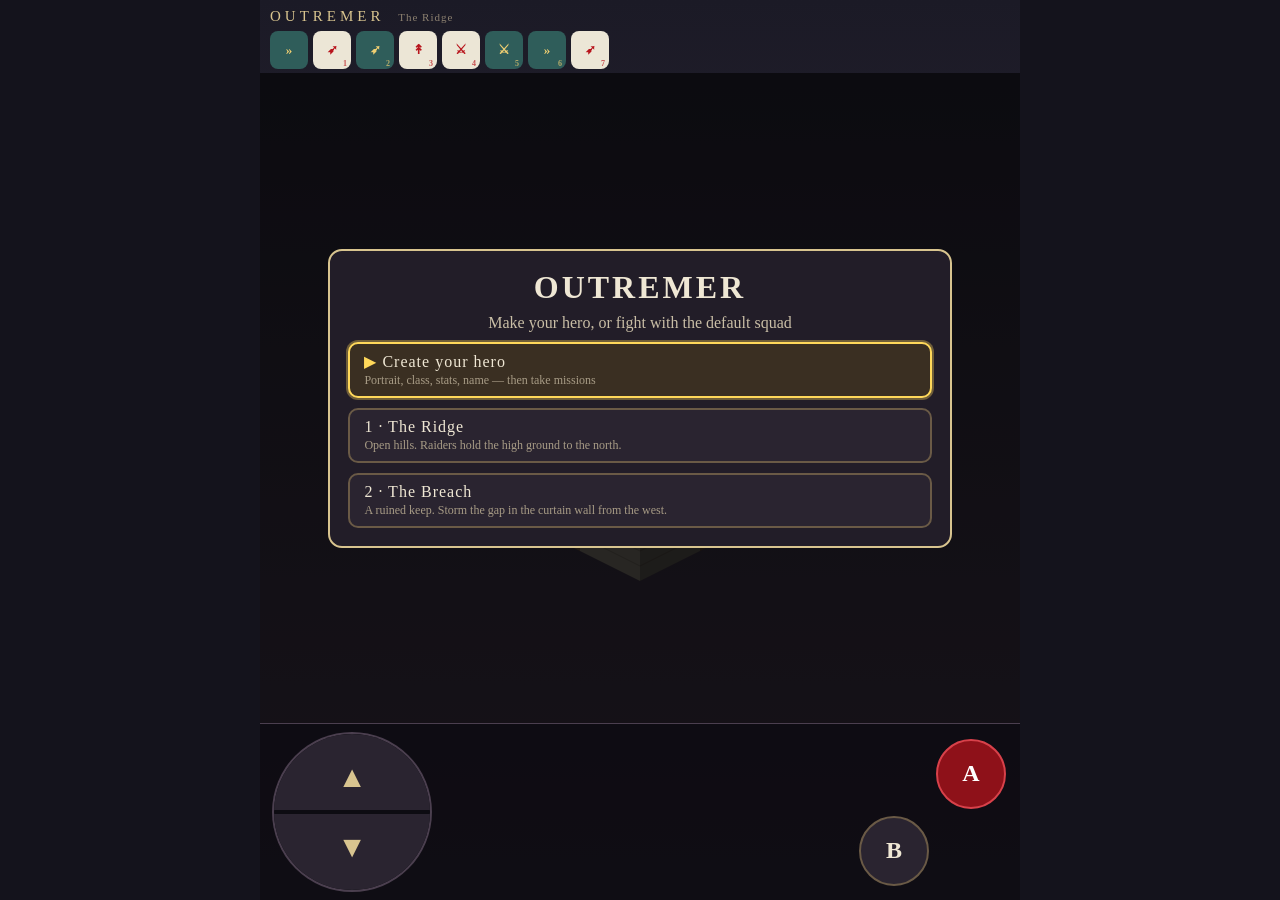
<file: index.html>
<!doctype html>
<html lang="en">
<head>
  <meta charset="utf-8" />
  <meta name="viewport" content="width=device-width, initial-scale=1, maximum-scale=1, user-scalable=no, viewport-fit=cover" />
  <meta name="theme-color" content="#1b1a26" />
  <meta name="apple-mobile-web-app-capable" content="yes" />
  <title>Outremer — prototype</title>
  <link rel="icon" href="data:image/svg+xml,<svg xmlns='http://www.w3.org/2000/svg' viewBox='0 0 16 16'><rect width='16' height='16' fill='%23ece6d6'/><path d='M6 2h4v4h4v4h-4v4H6v-4H2V6h4z' fill='%23b8141c'/></svg>" />
  <link rel="stylesheet" href="style.css?v=0.14.2" />
</head>
<body>
  <div id="app">
    <header id="top">
      <div id="title">OUTREMER <span>prototype</span></div>
      <div id="order" aria-label="Turn order"></div>
    </header>
    <main id="stage">
      <canvas id="cv"></canvas>
      <div id="banner" class="hidden"></div>
      <div id="pv" class="hidden"></div>
      <div id="facing-tip" class="hidden">Choose facing</div>
      <div id="cmd" class="hidden"></div>
      <!-- title / Victory / Defeat: a map picker that works like the command menu (pad up/down + A, or tap) -->
      <div id="overlay" class="hidden">
        <div class="card">
          <h1 id="ov-title"></h1>
          <p id="ov-text"></p>
          <div id="ov-list"></div>
        </div>
      </div>
    </main>
    <section id="panel">
      <div id="info"></div>
      <div id="hint"></div>
      <div id="pad">
        <!-- context-aware d-pad: one fixed footprint, three layers that cross-fade (see controls.pad* in config) -->
        <div id="dpad" class="off" data-mode="off" aria-label="D-pad">
          <div class="lay lay-map on" aria-label="move cursor">
            <!-- classic cross; which iso direction each arm moves is CONFIG.controls.padCross (main.js sets data-dir) -->
            <button data-arm="up" class="arm u" aria-label="cursor up (up-right on the map)">▲</button>
            <button data-arm="right" class="arm r" aria-label="cursor right (down-right on the map)">▶</button>
            <button data-arm="down" class="arm d" aria-label="cursor down (down-left on the map)">▼</button>
            <button data-arm="left" class="arm l" aria-label="cursor left (up-left on the map)">◀</button>
            <div class="hub"></div>
          </div>
          <div class="lay lay-menu" aria-label="menu up/down">
            <button data-step="-1" class="v up" aria-label="menu up">▲</button>
            <button data-step="1" class="v down" aria-label="menu down">▼</button>
          </div>
          <div class="lay lay-face" aria-label="choose facing">
            <button data-arm="up" class="arm u" aria-label="face up (up-right on the map)">▲</button>
            <button data-arm="right" class="arm r" aria-label="face right (down-right on the map)">▶</button>
            <button data-arm="down" class="arm d" aria-label="face down (down-left on the map)">▼</button>
            <button data-arm="left" class="arm l" aria-label="face left (up-left on the map)">◀</button>
            <div class="hub">✠</div>
          </div>
        </div>
        <div id="ab">
          <button id="btnB" class="round b" aria-label="B (back)">B</button>
          <button id="btnA" class="round a" aria-label="A (confirm)">A</button>
        </div>
      </div>
    </section>
    <!-- character creation wizard (src/create.js): full screen, touch-first; no battle pad here -->
    <div id="create" class="hidden" aria-label="Create your hero"></div>
  </div>
  <script type="module" src="src/main.js?v=0.14.2"></script>
</body>
</html>
</file>
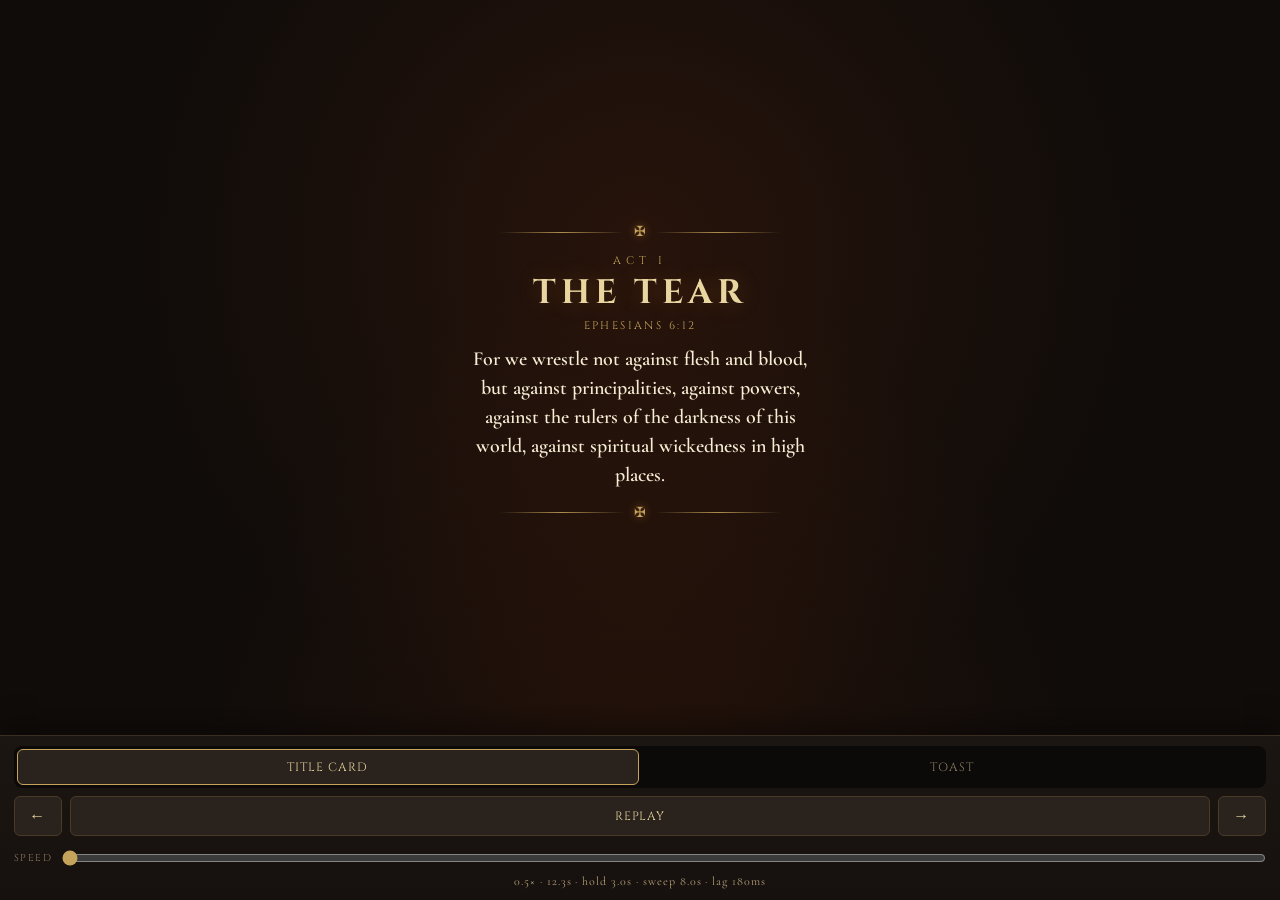
<file: verse-test/index.html>
<!doctype html>
<html lang="en">
<head>
  <meta charset="utf-8" />
  <meta name="viewport" content="width=device-width, initial-scale=1, viewport-fit=cover" />
  <meta name="theme-color" content="#100c0a" />
  <meta name="apple-mobile-web-app-capable" content="yes" />
  <title>Outremer — scripture burn test</title>
  <link rel="icon" href="data:image/svg+xml,<svg xmlns='http://www.w3.org/2000/svg' viewBox='0 0 16 16'><rect width='16' height='16' fill='%23100c0a'/><path d='M7 1h2v5h5v2H9v7H7V8H2V6h5z' fill='%23c5a35a'/></svg>" />
  <link rel="preconnect" href="https://fonts.googleapis.com" />
  <link rel="preconnect" href="https://fonts.gstatic.com" crossorigin />
  <link rel="stylesheet" href="https://fonts.googleapis.com/css2?family=Cinzel:wght@400;700&amp;family=Cormorant+Garamond:ital,wght@0,500;0,600;0,700;1,500;1,600&amp;display=swap" />
  <link rel="stylesheet" href="style.css" />
</head>
<body>
  <div id="app" data-mode="title">
    <div id="stage" aria-live="polite">
      <div id="map" aria-hidden="true">
        <div class="node n1"></div>
        <div class="node n2 consecrated"></div>
        <div class="node n3"></div>
        <div class="node n4"></div>
        <div class="node n5"></div>
      </div>

      <div id="frame">
        <div class="filigree top" aria-hidden="true">
          <span class="rule"></span>
          <span class="cross">✠</span>
          <span class="rule"></span>
        </div>

        <p id="kicker"></p>
        <h1 id="act-title"></h1>

        <div id="card">
          <p id="reference"></p>
          <div id="verse-well">
            <p id="english" class="verse"></p>
            <p id="latin" class="verse" aria-hidden="true"></p>
          </div>
        </div>

        <div class="filigree bot" aria-hidden="true">
          <span class="rule"></span>
          <span class="cross">✠</span>
          <span class="rule"></span>
        </div>
      </div>
    </div>

    <footer id="chrome">
      <div class="chrome-row modes" role="tablist" aria-label="Presentation mode">
        <button type="button" id="btn-title" class="mode on" role="tab" aria-selected="true">Title card</button>
        <button type="button" id="btn-toast" class="mode" role="tab" aria-selected="false">Toast</button>
      </div>
      <div class="chrome-row actions">
        <button type="button" id="btn-prev" class="act" aria-label="Previous verse">←</button>
        <button type="button" id="btn-replay" class="act wide">Replay</button>
        <button type="button" id="btn-next" class="act" aria-label="Next verse">→</button>
      </div>
      <label class="speed">
        <span id="speed-label">Speed</span>
        <input type="range" id="speed" min="50" max="200" step="10" value="50" aria-valuetext="0.5 times" />
        <span id="speed-vals"></span>
      </label>
    </footer>
  </div>
  <script src="verse.js?v=6132b72"></script>
</body>
</html>
</file>
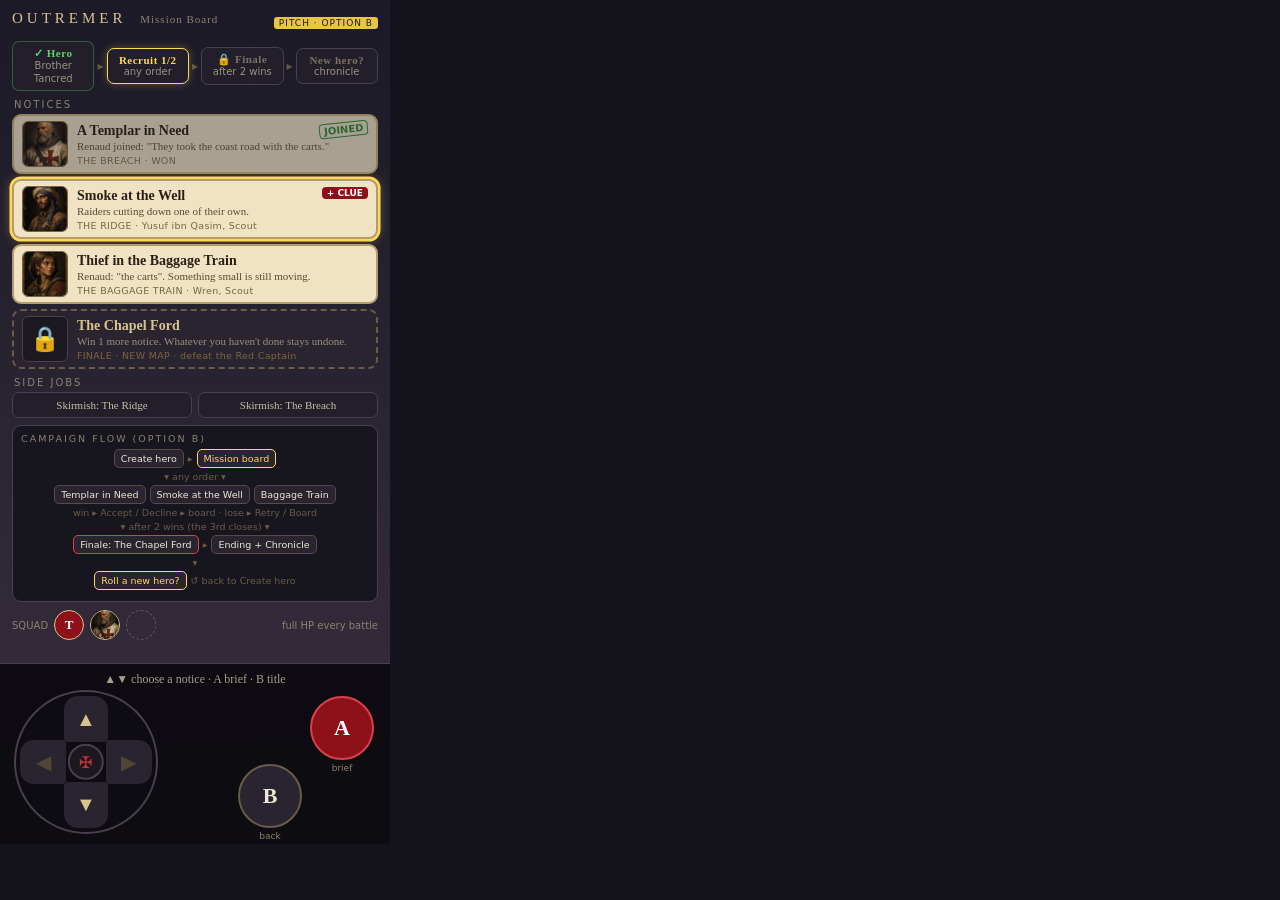
<file: docs/mockups/campaign-board.html>
<!doctype html><html><head><meta charset="utf-8"><meta name="viewport" content="width=device-width, initial-scale=1"><title>Outremer: campaign board (PITCH mockup)</title>
<link rel="stylesheet" href="mock.css">
<style>
.chain { display:flex; align-items:center; gap:3px; margin:6px 0 8px; font:10px system-ui,sans-serif; }
.step { flex:1; text-align:center; padding:5px 2px; border-radius:7px; border:1.5px solid #4b3f4f; background:#221f2b; color:#9c907c; line-height:1.25; }
.step b { display:block; font:bold 11px Georgia,serif; color:#efe7d4; letter-spacing:.5px; }
.step.done { border-color:#5fd36a55; } .step.done b { color:#5fd36a; }
.step.now { border-color:#ffd85a; box-shadow:0 0 8px rgba(255,216,90,.3); } .step.now b { color:#ffd85a; }
.step.lock b { color:#7d7262; }
.arrow { color:#6a5a46; font-size:12px; }
.sect { font:10px system-ui,sans-serif; letter-spacing:2px; color:#8c8070; margin:8px 2px 4px; text-transform:uppercase; }
.note { display:flex; gap:9px; align-items:center; padding:5px 8px; margin-bottom:5px; border-radius:9px; background:#efe3c4; color:#2a2016; border:2px solid #b39b6a; position:relative; }
.note img { width:46px; height:46px; border-radius:6px; object-fit:cover; border:1.5px solid #7a6440; }
.note .t { font:bold 14px Georgia,serif; }
.note .s { font:11px Georgia,serif; color:#5a4a33; margin-top:1px; }
.note .m { font:9.5px system-ui,sans-serif; color:#7a6440; margin-top:3px; letter-spacing:.3px; }
.note.done { background:#cfc6ae; opacity:.78; }
.note.sel { box-shadow:0 0 0 2.5px #ffd85a, 0 0 12px rgba(255,216,90,.45); }
.stamp { position:absolute; right:8px; top:6px; font:bold 10px system-ui,sans-serif; color:#2f7a37; border:1.5px solid #2f7a37; border-radius:4px; padding:1px 4px; transform:rotate(-6deg); }
.new { position:absolute; right:8px; top:6px; font:bold 9px system-ui,sans-serif; color:#fff; background:#8e1119; border-radius:4px; padding:1px 5px; }
.note.finale { background:#2a2430; color:#9c907c; border:2px dashed #6a5a46; }
.note.finale .t { color:#d8c48f; } .note.finale .s { color:#9c907c; }
.lockic { width:46px; height:46px; border-radius:6px; display:flex; align-items:center; justify-content:center; font-size:24px; background:#1b1820; border:1.5px solid #4b3f4f; }
.skirm { display:flex; gap:6px; } .skirm div { flex:1; padding:6px; border-radius:7px; background:#221f2b; border:1.5px solid #4b3f4f; font:11px Georgia,serif; color:#c9bda5; text-align:center; }
.squad { display:flex; gap:6px; align-items:center; margin-top:8px; font:10px system-ui,sans-serif; color:#8c8070; }
.squad img, .squad .hero { width:30px; height:30px; border-radius:50%; object-fit:cover; border:1.5px solid #d8c48f; }
.squad .hero { background:#8e1119; display:flex; align-items:center; justify-content:center; color:#fff; font:bold 13px Georgia,serif; }
.squad .empty { width:30px; height:30px; border-radius:50%; border:1.5px dashed #6a5a46; }
.flow { margin-top:7px; padding:7px 8px 8px; border-radius:9px; border:1px solid #4b3f4f; background:#17161f; font:9.5px system-ui,sans-serif; color:#a99d88; }
.flow .h { letter-spacing:2px; color:#8c8070; margin-bottom:5px; }
.fr { display:flex; align-items:center; justify-content:center; gap:4px; margin:3px 0; }
.fb { padding:3px 6px; border-radius:5px; background:#2a2430; border:1px solid #5a4a46; color:#efe7d4; white-space:nowrap; }
.fb.g { border-color:#ffd85a; color:#ffd85a; } .fb.r { border-color:#d8414a; }
.fa { color:#6a5a46; }
</style></head><body>
<div class="phone">
  <div class="top"><div class="title">OUTREMER <span>Mission Board</span></div></div>
  <div class="body">
    <span class="ph-tag" style="right:12px;top:-14px">PITCH · OPTION B</span>
    <div class="chain">
      <div class="step done"><b>✓ Hero</b>Brother Tancred</div><span class="arrow">▸</span>
      <div class="step now"><b>Recruit 1/2</b>any order</div><span class="arrow">▸</span>
      <div class="step lock"><b>🔒 Finale</b>after 2 wins</div><span class="arrow">▸</span>
      <div class="step lock"><b>New hero?</b>chronicle</div>
    </div>
    <div class="sect">Notices</div>
    <div class="note done"><img src="../../assets/companions/renaud.jpg"><div><div class="t">A Templar in Need</div><div class="s">Renaud joined: "They took the coast road with the carts."</div><div class="m">THE BREACH · WON</div></div><span class="stamp">JOINED</span></div>
    <div class="note sel"><img src="../../assets/companions/yusuf.jpg"><div><div class="t">Smoke at the Well</div><div class="s">Raiders cutting down one of their own.</div><div class="m">THE RIDGE · Yusuf ibn Qasim, Scout</div></div><span class="new">+ CLUE</span></div>
    <div class="note"><img src="../../assets/companions/wren.jpg"><div><div class="t">Thief in the Baggage Train</div><div class="s">Renaud: "the carts". Something small is still moving.</div><div class="m">THE BAGGAGE TRAIN · Wren, Scout</div></div></div>
    <div class="note finale"><div class="lockic">🔒</div><div><div class="t">The Chapel Ford</div><div class="s">Win 1 more notice. Whatever you haven't done stays undone.</div><div class="m">FINALE · NEW MAP · defeat the Red Captain</div></div></div>
    <div class="sect">Side jobs</div>
    <div class="skirm"><div>Skirmish: The Ridge</div><div>Skirmish: The Breach</div></div>
    <div class="flow"><div class="h">CAMPAIGN FLOW (OPTION B)</div>
      <div class="fr"><span class="fb">Create hero</span><span class="fa">▸</span><span class="fb g">Mission board</span></div>
      <div class="fr"><span class="fa">▾ any order ▾</span></div>
      <div class="fr"><span class="fb">Templar in Need</span><span class="fb">Smoke at the Well</span><span class="fb">Baggage Train</span></div>
      <div class="fr"><span class="fa">win ▸ Accept / Decline ▸ board · lose ▸ Retry / Board</span></div>
      <div class="fr"><span class="fa">▾ after 2 wins (the 3rd closes) ▾</span></div>
      <div class="fr"><span class="fb r">Finale: The Chapel Ford</span><span class="fa">▸</span><span class="fb">Ending + Chronicle</span></div>
      <div class="fr"><span class="fa">▾</span></div>
      <div class="fr"><span class="fb g">Roll a new hero?</span><span class="fa">↺ back to Create hero</span></div>
    </div>
    <div class="squad">SQUAD <span class="hero">T</span><img src="../../assets/companions/renaud.jpg"><span class="empty"></span><span style="margin-left:auto">full HP every battle</span></div>
  </div>
  <div class="panel">
    <div class="hint">▲▼ choose a notice · A brief · B title</div>
    <div class="pad">
      <div><div class="dpad"><div class="arm u">▲</div><div class="arm r dim">▶</div><div class="arm d">▼</div><div class="arm l dim">◀</div><div class="hub">✠</div></div></div>
      <div class="ab"><div class="round a">A<small>brief</small></div><div class="round b">B<small>back</small></div></div>
    </div>
  </div>
</div></body></html>
</file>
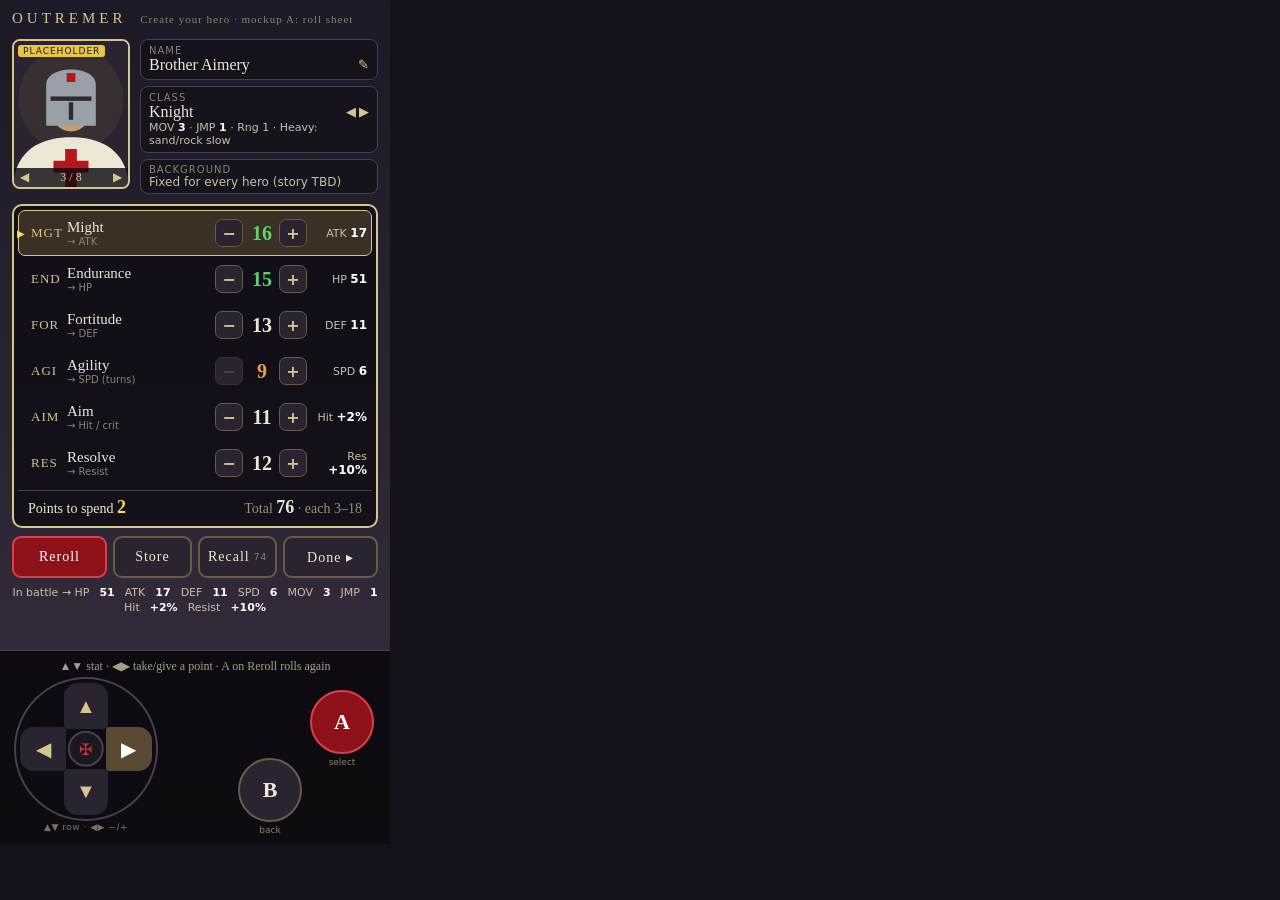
<file: docs/mockups/creation-A.html>
<!doctype html><html><head><meta charset="utf-8"><meta name="viewport" content="width=device-width, initial-scale=1"><link rel="stylesheet" href="mock.css"><script src="mock.js"></script><script src="pad.js"></script>
<style>
.hdr { display: flex; gap: 10px; margin-top: 4px; }
.por { width: 118px; height: 150px; border: 2px solid #d8c48f; border-radius: 8px; overflow: hidden; position: relative; flex: 0 0 auto; }
.por .nav { position: absolute; bottom: 0; left: 0; right: 0; display: flex; justify-content: space-between; background: rgba(10,9,14,.8); font-size: 12px; padding: 2px 6px; color: #d8c48f; }
.side { flex: 1; display: flex; flex-direction: column; gap: 6px; }
.field { border: 1px solid #4b3f4f; border-radius: 8px; padding: 5px 8px; background: rgba(18,15,24,.7); }
.field .lbl { font: 10px system-ui, sans-serif; color: #8d816c; letter-spacing: 1px; text-transform: uppercase; }
.field .val { font-size: 16px; display: flex; justify-content: space-between; align-items: center; }
.field .val i { font-style: normal; color: #d8c48f; font-size: 13px; }
.mv { font: 11px system-ui, sans-serif; color: #c9bea6; } .mv b { color: #fff; }
.sheet { margin-top: 10px; border: 2px solid #d8c48f; border-radius: 10px; background: rgba(18,15,24,.93); padding: 4px; }
.row { display: grid; grid-template-columns: 44px 1fr 30px 34px 30px 58px; align-items: center; height: 46px; border-radius: 7px; border: 1px solid transparent; padding: 0 4px; position: relative; }
.row.sel { background: #3a3024; border-color: #d8c48f; }
.row.sel::before { content: '▶'; position: absolute; left: -2px; color: #ffd85a; font-size: 10px; }
.row .ab2 { color: #d8c48f; font-size: 13px; letter-spacing: 1px; padding-left: 8px; }
.row .nm { font-size: 15px; } .row .nm small { display: block; font: 10px system-ui, sans-serif; color: #8d816c; }
.pm { width: 28px; height: 28px; border-radius: 7px; border: 1px solid #6a5a46; background: #2a2430; display: flex; align-items: center; justify-content: center; font: bold 16px system-ui; color: #d8c48f; }
.pm.off { color: #4f4636; border-color: #3a3236; }
.num { text-align: center; font-size: 20px; font-weight: bold; }
.num.hi { color: #5fd36a; } .num.lo { color: #e8a04a; }
.der { text-align: right; font: 11px system-ui, sans-serif; color: #c9bea6; } .der b { color: #fff; font-size: 12px; }
.pool { display: flex; justify-content: space-between; padding: 6px 10px 4px; font-size: 14px; border-top: 1px solid #4b3f4f; margin-top: 4px; }
.pool b { font-size: 18px; }
.btns { display: grid; grid-template-columns: 1.2fr 1fr 1fr 1.2fr; gap: 6px; margin-top: 8px; }
.btns .btn { height: 42px; font-size: 14px; }
.btns .btn small { font: 9px system-ui; color: #8d816c; margin-left: 4px; }
.derived { margin-top: 8px; font: 11px system-ui, sans-serif; color: #c9bea6; display: flex; flex-wrap: wrap; gap: 2px 10px; justify-content: center; } .derived b { color: #fff; }
</style></head><body><div class="phone">
<div class="top"><div class="title">OUTREMER <span>Create your hero · mockup A: roll sheet</span></div></div>
<div class="body">
  <div class="hdr">
    <div class="por"><script>document.write(bust('knight'))</script><span class="ph-tag" style="top:4px;left:4px">PLACEHOLDER</span><div class="nav"><span>◀</span><span>3 / 8</span><span>▶</span></div></div>
    <div class="side">
      <div class="field"><div class="lbl">Name</div><div class="val">Brother Aimery <i>✎</i></div></div>
      <div class="field"><div class="lbl">Class</div><div class="val">Knight <i>◀ ▶</i></div><div class="mv">MOV <b>3</b> · JMP <b>1</b> · Rng 1 · Heavy: sand/rock slow</div></div>
      <div class="field" style="padding:4px 8px"><div class="lbl">Background</div><div class="mv" style="font-size:12px">Fixed for every hero (story TBD)</div></div>
    </div>
  </div>
  <div class="sheet" id="sheet"></div>
  <div class="btns"><div class="btn primary">Reroll</div><div class="btn">Store</div><div class="btn">Recall<small>74</small></div><div class="btn">Done ▸</div></div>
  <div class="derived">In battle → HP <b>51</b> ATK <b>17</b> DEF <b>11</b> SPD <b>6</b> MOV <b>3</b> JMP <b>1</b> Hit <b>+2%</b> Resist <b>+10%</b></div>
</div>
<script>
const der = { MGT: 'ATK <b>17</b>', END: 'HP <b>51</b>', FOR: 'DEF <b>11</b>', AGI: 'SPD <b>6</b>', AIM: 'Hit <b>+2%</b>', RES: 'Res <b>+10%</b>' };
const floor = { AGI: 9 };
document.getElementById('sheet').innerHTML = STATS.map(([k, n, f], i) => { const v = ROLL[k];
  return `<div class="row ${i === 0 ? 'sel' : ''}"><span class="ab2">${k}</span><span class="nm">${n}<small>→ ${f}</small></span>
  <span class="pm ${floor[k] ? 'off' : ''}">−</span><span class="num ${v >= 15 ? 'hi' : v <= 9 ? 'lo' : ''}">${v}</span><span class="pm">+</span><span class="der">${der[k]}</span></div>`; }).join('')
  + `<div class="pool"><span>Points to spend <b class="gold">2</b></span><span class="muted">Total <b style="color:#efe7d4">76</b> · each 3–18</span></div>`;
document.write(panel({ hint: '▲▼ stat · ◀▶ take/give a point · A on Reroll rolls again', held: 'r', a: 'select', b: 'back' }));
</script>
</div></body></html>
</file>
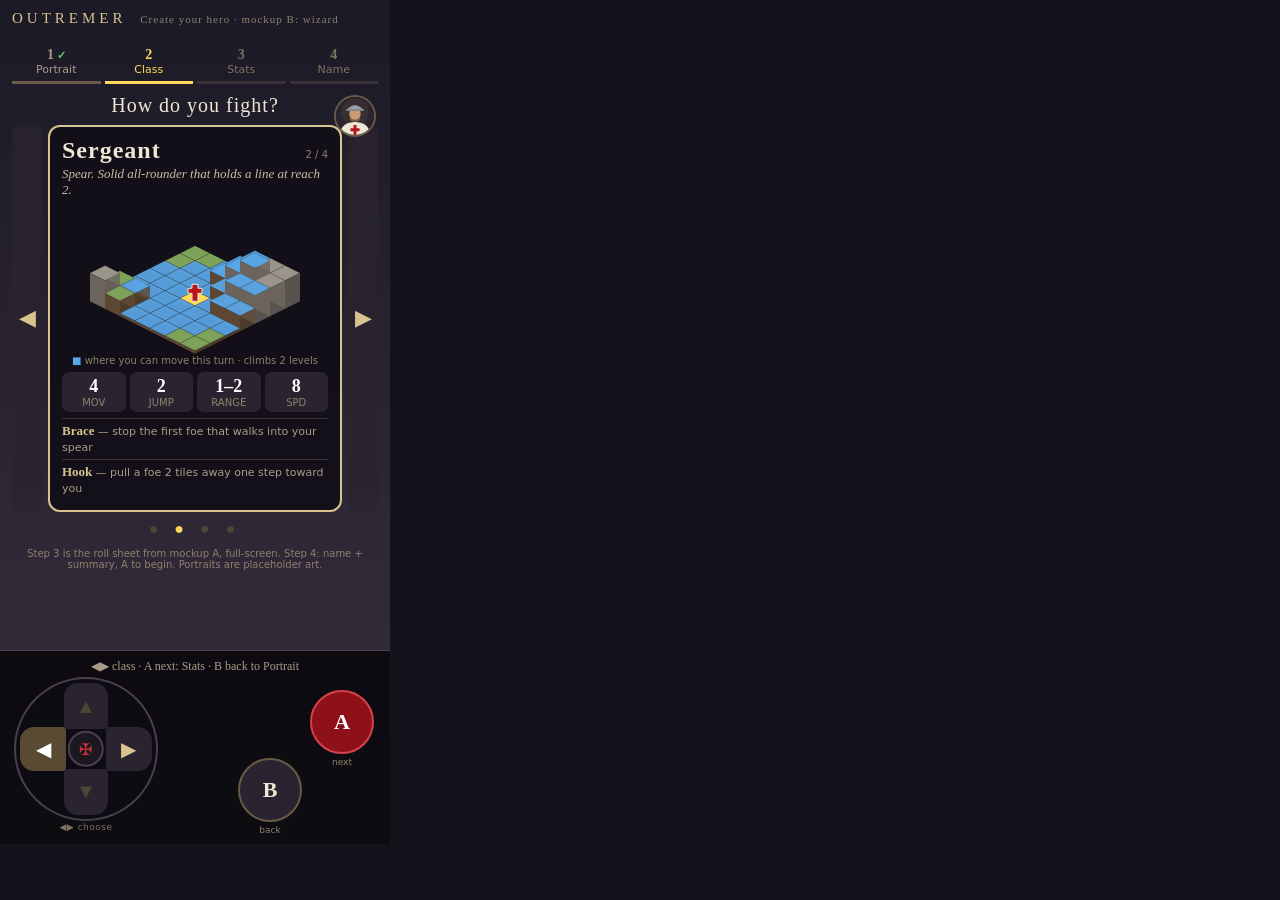
<file: docs/mockups/creation-B.html>
<!doctype html><html><head><meta charset="utf-8"><meta name="viewport" content="width=device-width, initial-scale=1"><link rel="stylesheet" href="mock.css"><script src="mock.js"></script><script src="pad.js"></script>
<style>
.steps { display: flex; gap: 4px; margin: 6px 0 10px; }
.st { flex: 1; text-align: center; font: 11px system-ui, sans-serif; color: #7d7262; padding: 6px 0 5px; border-bottom: 3px solid #3a3236; }
.st b { display: block; font: bold 14px Georgia, serif; }
.st.done { color: #a99d88; border-color: #6a5a46; } .st.done b::after { content: ' ✓'; color: #5fd36a; font-size: 11px; }
.st.now { color: #ffd85a; border-color: #ffd85a; }
.q { font-size: 20px; text-align: center; margin: 2px 0 8px; letter-spacing: 1px; }
.car { display: flex; align-items: stretch; gap: 6px; }
.arr { width: 30px; display: flex; align-items: center; justify-content: center; color: #d8c48f; font-size: 22px; border-radius: 8px; background: rgba(42,36,48,.7); }
.card { flex: 1; border: 2px solid #d8c48f; border-radius: 12px; background: rgba(18,15,24,.93); padding: 10px 12px; }
.cname { display: flex; justify-content: space-between; align-items: baseline; } .cname h2 { margin: 0; font-size: 24px; letter-spacing: 1px; }
.role { font-size: 13px; color: #c9bea6; margin: 2px 0 6px; font-style: italic; }
.prev { display: flex; justify-content: center; margin: 2px 0 0; }
.legend { font: 10px system-ui, sans-serif; color: #8d816c; text-align: center; margin-bottom: 6px; }
.mv { display: grid; grid-template-columns: repeat(4, 1fr); gap: 4px; text-align: center; margin: 6px 0; }
.mv div { background: #2a2430; border-radius: 7px; padding: 4px 0; font: 10px system-ui, sans-serif; color: #8d816c; }
.mv div b { display: block; font: bold 18px Georgia, serif; color: #fff; }
.abil { font-size: 13px; margin-top: 6px; } .abil div { padding: 4px 0; border-top: 1px solid #3a3236; } .abil b { color: #d8c48f; } .abil span { font: 11px system-ui, sans-serif; color: #a99d88; }
.dots { text-align: center; margin: 8px 0 0; letter-spacing: 6px; color: #4f4636; } .dots b { color: #ffd85a; }
.mini { position: absolute; right: 14px; top: 64px; width: 42px; height: 42px; border-radius: 50%; overflow: hidden; border: 2px solid #6a5a46; }
</style></head><body><div class="phone">
<div class="top"><div class="title">OUTREMER <span>Create your hero · mockup B: wizard</span></div></div>
<div class="body">
  <div class="steps"><div class="st done"><b>1</b>Portrait</div><div class="st now"><b>2</b>Class</div><div class="st"><b>3</b>Stats</div><div class="st"><b>4</b>Name</div></div>
  <div class="q">How do you fight?</div>
  <div class="car"><div class="arr">◀</div>
  <div class="card">
    <div class="cname"><h2>Sergeant</h2><span class="small">2 / 4</span></div>
    <div class="role">Spear. Solid all-rounder that holds a line at reach 2.</div>
    <div class="prev"><script>document.write(isoPreview(4, 2, { tw: 30, lh: 0.42 }))</script></div>
    <div class="legend"><span style="color:#5aa7e8">■</span> where you can move this turn · climbs 2 levels</div>
    <div class="mv"><div><b>4</b>MOV</div><div><b>2</b>JUMP</div><div><b>1–2</b>RANGE</div><div><b>8</b>SPD</div></div>
    <div class="abil"><div><b>Brace</b> <span>— stop the first foe that walks into your spear</span></div><div><b>Hook</b> <span>— pull a foe 2 tiles away one step toward you</span></div></div>
  </div>
  <div class="arr">▶</div></div>
  <div class="dots">● <b>●</b> ● ●</div><div class="small" style="text-align:center;margin-top:10px">Step 3 is the roll sheet from mockup A, full-screen. Step 4: name + summary, A to begin. Portraits are placeholder art.</div>
  <div class="mini"><script>document.write(bust('sergeant'))</script></div>
</div>
<script>document.write(panel({ hint: '◀▶ class · A next: Stats · B back to Portrait', held: 'l', dim: 'u d', cap: '◀▶ choose', a: 'next', b: 'back' }));</script>
</div></body></html>
</file>
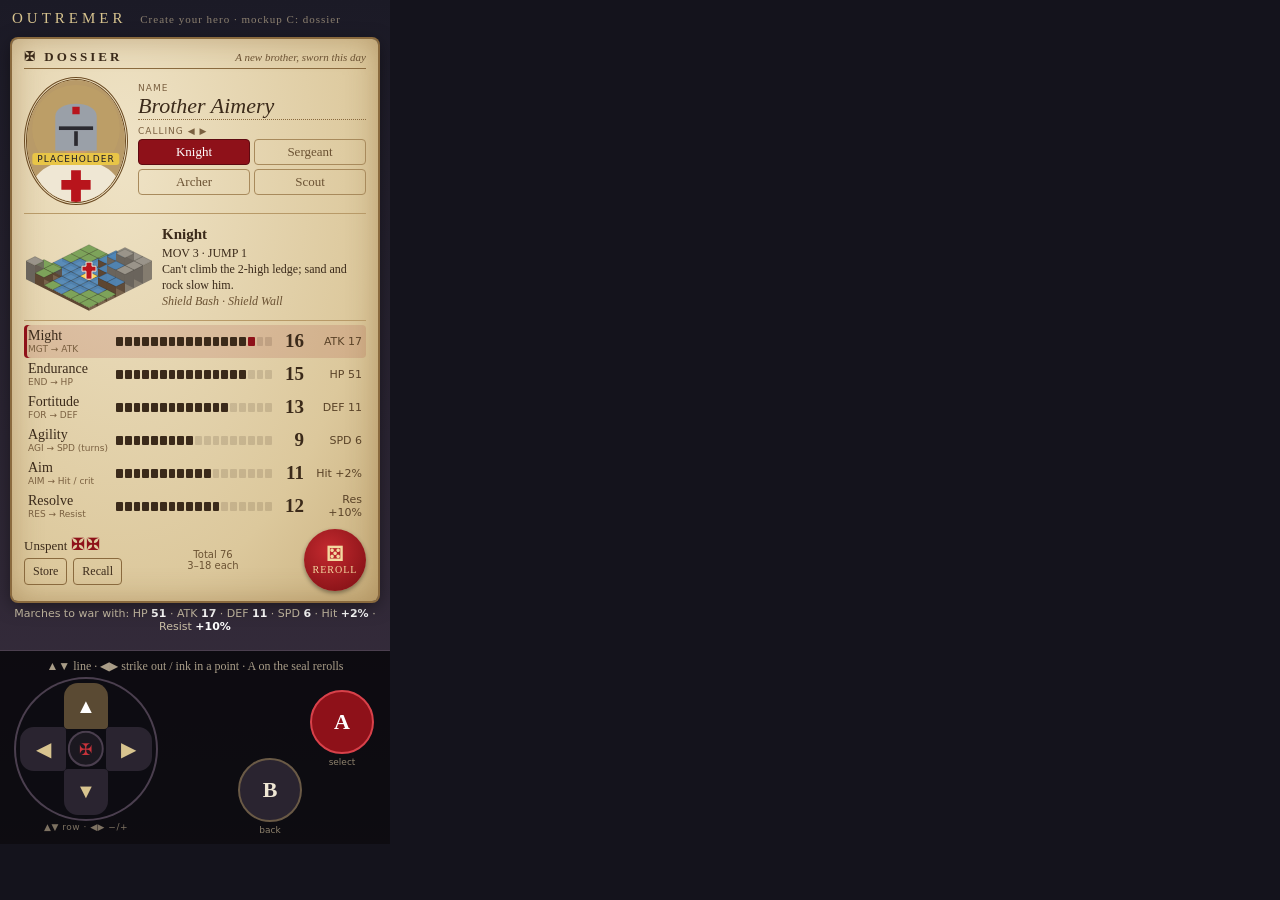
<file: docs/mockups/creation-C.html>
<!doctype html><html><head><meta charset="utf-8"><meta name="viewport" content="width=device-width, initial-scale=1"><link rel="stylesheet" href="mock.css"><script src="mock.js"></script><script src="pad.js"></script>
<style>
.parch { position: relative; margin-top: 4px; border-radius: 6px; padding: 10px 12px 10px; color: #3b2a1a;
  background: radial-gradient(ellipse at 30% 20%, #efe3c6, #dcc89c 70%, #c9b07e); box-shadow: 0 0 0 2px #8a6a3e, 0 4px 18px rgba(0,0,0,.5), inset 0 0 30px rgba(120,80,30,.35); }
.head { display: flex; justify-content: space-between; align-items: baseline; border-bottom: 1px solid #8a6a3e; padding-bottom: 3px; }
.head b { font-size: 13px; letter-spacing: 3px; } .head span { font-size: 11px; font-style: italic; color: #6b5233; }
.top2 { display: flex; gap: 10px; margin-top: 8px; }
.oval { width: 104px; height: 128px; border-radius: 50%; overflow: hidden; border: 3px double #6b4a22; flex: 0 0 auto; position: relative; }
.who { flex: 1; }
.who .nm { font-size: 22px; font-style: italic; border-bottom: 1px dotted #8a6a3e; }
.who .lbl { font: 9px system-ui, sans-serif; letter-spacing: 1px; color: #7a6040; text-transform: uppercase; margin-top: 6px; }
.tabs { display: grid; grid-template-columns: 1fr 1fr; gap: 4px; margin-top: 3px; }
.tab { font-size: 13px; text-align: center; padding: 4px 0; border: 1px solid #a88a5c; border-radius: 4px; color: #6b5233; }
.tab.on { background: #8e1119; color: #fff; border-color: #5e0a10; }
.mid { display: flex; gap: 8px; align-items: center; margin-top: 8px; border-top: 1px solid #b89a68; border-bottom: 1px solid #b89a68; padding: 4px 0; }
.mid .txt { font-size: 12px; line-height: 1.35; } .mid .txt b { font-size: 15px; }
.st { display: grid; grid-template-columns: 82px 1fr 26px 52px; align-items: center; gap: 6px; height: 33px; padding: 0 4px; border-radius: 4px; }
.st.sel { background: rgba(142,17,25,.13); box-shadow: inset 3px 0 0 #8e1119; }
.st .n { font-size: 14px; } .st .n small { display: block; font: 9px system-ui; color: #7a6040; }
.pips { display: flex; gap: 2px; } .pips i { flex: 1; height: 9px; border-radius: 1px; background: rgba(59,42,26,.15); }
.pips i.f { background: #3b2a1a; } .pips i.x { background: #8e1119; }
.st .v { font-size: 19px; font-weight: bold; text-align: right; } .st .d { font: 11px system-ui; color: #5a4328; text-align: right; }
.foot { display: flex; justify-content: space-between; align-items: center; margin-top: 6px; }
.unspent { font-size: 13px; } .unspent b { color: #8e1119; font-size: 16px; letter-spacing: 2px; }
.seal { width: 62px; height: 62px; border-radius: 50%; background: radial-gradient(circle at 40% 35%, #c42a2f, #7a0d12); color: #f3d9a0; display: flex; flex-direction: column; align-items: center; justify-content: center; font-size: 10px; letter-spacing: 1px; box-shadow: 0 2px 4px rgba(0,0,0,.4); }
.seal b { font-size: 20px; line-height: 1; }
.chips { display: flex; gap: 6px; } .chips span { font-size: 12px; border: 1px solid #8a6a3e; border-radius: 4px; padding: 5px 8px; }
.under { margin-top: 6px; font: 11px system-ui; color: #c9bea6; text-align: center; } .under b { color: #fff; }
</style></head><body><div class="phone">
<div class="top"><div class="title">OUTREMER <span>Create your hero · mockup C: dossier</span></div></div>
<div class="body">
 <div class="parch">
  <div class="head"><b>✠ DOSSIER</b><span>A new brother, sworn this day</span></div>
  <div class="top2">
    <div class="oval"><script>document.write(bust('knight', { bg: '#b89a68', cloth: '#efe7d4' }))</script><span class="ph-tag" style="top:60%;left:50%;transform:translateX(-50%)">PLACEHOLDER</span></div>
    <div class="who"><div class="lbl">Name</div><div class="nm">Brother Aimery</div>
      <div class="lbl">Calling ◀ ▶</div><div class="tabs"><div class="tab on">Knight</div><div class="tab">Sergeant</div><div class="tab">Archer</div><div class="tab">Scout</div></div></div>
  </div>
  <div class="mid"><div id="iso"></div><div class="txt"><b>Knight</b><br>MOV 3 · JUMP 1<br>Can't climb the 2-high ledge; sand and rock slow him.<br><i style="color:#6b5233">Shield Bash · Shield Wall</i></div></div>
  <div id="stats" style="margin-top:4px"></div>
  <div class="foot"><div><div class="unspent">Unspent <b>✠✠</b></div><div class="chips" style="margin-top:4px"><span>Store</span><span>Recall</span></div></div>
    <div class="small" style="color:#6b5233;text-align:center">Total 76<br>3–18 each</div><div class="seal"><b>⚄</b>REROLL</div></div>
 </div>
 <div class="under">Marches to war with: HP <b>51</b> · ATK <b>17</b> · DEF <b>11</b> · SPD <b>6</b> · Hit <b>+2%</b> · Resist <b>+10%</b></div>
</div>
<script>
document.getElementById('iso').innerHTML = isoPreview(3, 1, { tw: 18, lh: 0.42, reach: '#4f86b8' });
const der = { MGT: 'ATK 17', END: 'HP 51', FOR: 'DEF 11', AGI: 'SPD 6', AIM: 'Hit +2%', RES: 'Res +10%' };
const rolled = { MGT: 15 }; // one point moved in from the pool shows in red
document.getElementById('stats').innerHTML = STATS.map(([k, n, f], i) => { const v = ROLL[k], base = rolled[k] || v;
  const pips = Array.from({ length: 18 }, (_, j) => `<i class="${j < base ? 'f' : j < v ? 'x' : ''}"></i>`).join('');
  return `<div class="st ${i === 0 ? 'sel' : ''}"><span class="n">${n}<small>${k} → ${f}</small></span><span class="pips">${pips}</span><span class="v">${v}</span><span class="d">${der[k]}</span></div>`; }).join('');
document.write(panel({ hint: '▲▼ line · ◀▶ strike out / ink in a point · A on the seal rerolls', held: 'u', a: 'select', b: 'back' }));
</script>
</div></body></html>
</file>
<file: style.css>
* { box-sizing: border-box; -webkit-tap-highlight-color: transparent; }
html, body {
  margin: 0; height: 100%; overflow: hidden; overscroll-behavior: none;
  background: #14131c; color: #efe7d4;
  font-family: Georgia, 'Times New Roman', serif;
  -webkit-user-select: none; user-select: none; -webkit-touch-callout: none;
  touch-action: manipulation;
}
#app {
  position: relative; height: 100vh; height: 100dvh; max-width: 760px; margin: 0 auto;
  display: flex; flex-direction: column;
  padding: env(safe-area-inset-top) env(safe-area-inset-right) env(safe-area-inset-bottom) env(safe-area-inset-left);
  background: linear-gradient(#1b1a26, #3a2f3f);
}
#top { padding: 8px 10px 4px; }
#title { font-size: 15px; letter-spacing: 4px; color: #d8c48f; }
#title span { font-size: 11px; letter-spacing: 1px; color: #8c8070; margin-left: 6px; }
#order { display: flex; gap: 5px; margin-top: 6px; overflow: hidden; }
.chip {
  flex: 0 0 auto; width: 38px; height: 38px; border-radius: 8px; display: flex; align-items: center; justify-content: center;
  font-weight: bold; font-size: 13px; border: 2px solid transparent; position: relative;
}
.chip.player { background: #ece6d6; color: #b8141c; }
.chip.enemy { background: #2f5d5a; color: #f0cf72; }
.chip.now { border-color: #ffd85a; transform: scale(1.08); }
.chip small { position: absolute; bottom: -1px; right: 2px; font-size: 8px; opacity: .7; }
#stage { position: relative; flex: 1 1 auto; min-height: 0; }
#cv { position: absolute; inset: 0; width: 100%; height: 100%; touch-action: none; display: block; }
#banner {
  position: absolute; left: 0; right: 0; top: 38%; text-align: center; pointer-events: none;
  font-size: 22px; letter-spacing: 2px; padding: 10px; background: rgba(0,0,0,.55);
  transition: opacity .25s;
}
#banner.player { color: #fff; border-top: 2px solid #b8141c; border-bottom: 2px solid #b8141c; }
#banner.enemy { color: #f0cf72; border-top: 2px solid #2f5d5a; border-bottom: 2px solid #2f5d5a; }
.hidden { opacity: 0; pointer-events: none !important; }
#panel {
  flex: 0 0 auto; padding: 6px 10px 10px; background: rgba(10,9,14,.88); border-top: 1px solid #4b3f4f;
}
#info { min-height: 52px; font-size: 13px; }
#info .row1 { display: flex; justify-content: space-between; align-items: baseline; }
#info .name { font-size: 16px; font-weight: bold; }
#info .name.player { color: #fff; } #info .name.enemy { color: #f0cf72; }
#info .hpt { font-size: 12px; color: #c9bea6; } #info .hpt b { color: #fff; }
.hpbar { height: 6px; background: #333; border-radius: 3px; overflow: hidden; margin: 3px 0; }
.hpbar > div { height: 100%; }
.stats { font-size: 11px; color: #c9bea6; display: flex; flex-wrap: wrap; gap: 2px 9px; }
.stats b { color: #fff; }
#pad { display: flex; align-items: center; justify-content: space-between; gap: 6px; margin-top: 4px; padding: 0 4px; }
#hint { font-size: 12px; color: #a99d88; text-align: center; min-height: 16px; margin-top: 3px; white-space: nowrap; overflow: hidden; text-overflow: ellipsis; }
/* d-pad: fixed footprint; three layers cross-fade/morph by context (map cross, menu up/down, facing cross) */
#dpad { position: relative; flex: 0 0 auto; width: var(--dpad, 156px); height: var(--dpad, 156px);
  border-radius: 50%; background: #0d0c12; box-shadow: 0 0 0 2px #4b3f4f; transition: opacity var(--pad-ms, 140ms) ease, filter var(--pad-ms, 140ms) ease; }
#dpad .lay { position: absolute; inset: 0; border-radius: 50%; overflow: hidden; opacity: 0; transform: scale(.82) rotate(-12deg);
  pointer-events: none; transition: opacity var(--pad-ms, 140ms) ease, transform var(--pad-ms, 140ms) ease; }
#dpad .lay.on { opacity: 1; transform: none; pointer-events: auto; }
#dpad .lay-menu { transform: scale(.82) scaleX(.6); }
#dpad .lay-menu.on { transform: none; }
#dpad .lay-menu { display: grid; grid-template-rows: 1fr 1fr; gap: 4px; }
#dpad.off { opacity: var(--pad-dim, .35); filter: grayscale(.8); }
#dpad.off .lay { pointer-events: none; }
#dpad button { border: 0; background: #2a2430; color: #d8c48f; touch-action: none; padding: 0; }
#dpad .v { font-size: 30px; }
#dpad .held { background: #5a4a33; color: #fff; }
#dpad .v.up { border-radius: 100% 100% 0 0 / 100% 100% 0 0; padding-top: 6%; }
#dpad .v.down { border-radius: 0 0 100% 100% / 0 0 100% 100%; padding-bottom: 6%; }
/* classic cross (same look as the Stats-step .xpad): ▲ = up-right on the iso map, then clockwise */
#dpad .arm { position: absolute; font-size: 24px; display: flex; align-items: center; justify-content: center; }
#dpad .arm.u { left: 33%; right: 33%; top: 2%; height: 34%; border-radius: 16px 16px 4px 4px; }
#dpad .arm.d { left: 33%; right: 33%; bottom: 2%; height: 34%; border-radius: 4px 4px 16px 16px; }
#dpad .arm.l { top: 33%; bottom: 33%; left: 2%; width: 34%; border-radius: 16px 4px 4px 16px; }
#dpad .arm.r { top: 33%; bottom: 33%; right: 2%; width: 34%; border-radius: 4px 16px 16px 4px; }
#dpad .lay-face button { background: #3a3024; color: #ffd85a; }
#dpad .lay-face button.cur { background: #8a6a2a; color: #fff; }
#dpad .hub { position: absolute; left: 50%; top: 50%; width: 26%; height: 26%; transform: translate(-50%,-50%);
  border-radius: 50%; background: #1b1820; pointer-events: none; box-shadow: inset 0 0 0 2px #4b3f4f;
  display: flex; align-items: center; justify-content: center; color: #c8333b; font-size: 18px; }
#ab { transition: opacity var(--pad-ms, 140ms) ease; }
#ab.off { opacity: var(--pad-dim, .35); }
#ab.off button { pointer-events: none; }
#ab { position: relative; flex: 0 0 auto; width: calc(var(--ab, 70px) * 2.1); height: calc(var(--ab, 70px) * 2.1); }
.round { position: absolute; width: var(--ab, 70px); height: var(--ab, 70px); border-radius: 50%;
  font: bold 24px Georgia, serif; touch-action: none; border: 2px solid; }
.round.a { right: 0; top: 0; background: #8e1119; border-color: #d8414a; color: #fff; }
.round.b { left: 0; bottom: 0; background: #2a2430; border-color: #6a5a46; color: #efe7d4; }
.round.held { transform: scale(.94); filter: brightness(1.3); }
/* command menu: right side of the field (FFTA2 puts it at the right of the screen) */
#cmd { position: absolute; right: 8px; bottom: 8px; width: 146px; background: rgba(18,15,24,.93);
  border: 2px solid #d8c48f; border-radius: 10px; padding: 4px; transition: opacity .15s; }
.cmd-title { font-size: 11px; color: #9c907c; padding: 2px 6px 4px; white-space: nowrap; overflow: hidden; text-overflow: ellipsis; }
.cmd-item { display: block; width: 100%; height: var(--menu-h, 46px); margin: 2px 0; border-radius: 7px; border: 1px solid transparent;
  background: transparent; color: #efe7d4; font: 17px Georgia, serif; text-align: left; padding-left: 26px; position: relative; touch-action: manipulation; }
.cmd-item.sel { background: #3a3024; border-color: #d8c48f; }
.cmd-item.sel::before { content: '▶'; position: absolute; left: 8px; color: #ffd85a; font-size: 12px; top: 50%; transform: translateY(-50%); }
.cmd-item:disabled { color: #5d5548; }
.cmd-item { white-space: nowrap; overflow: hidden; text-overflow: ellipsis; padding-right: 4px; line-height: 1.05; }
.cmd-item[data-id^="ab:"] { font-size: 15px; }
.cmd-item small { display: block; font: 10px system-ui, sans-serif; color: #8d816c; }
.status { display: flex; flex-wrap: wrap; gap: 2px 9px; font-size: 11px; margin-top: 2px; }
.pv-fx { color: #e9dcc0; font-size: 12px; margin-top: 2px; line-height: 1.3; }
/* attack prediction: middle-top of the field */
#pv { position: absolute; left: 8px; top: 8px; max-width: calc(100% - 172px); background: rgba(18,15,24,.93);
  border: 2px solid #8e1119; border-radius: 10px; padding: 6px 10px; font-size: 13px; transition: opacity .15s; }
#pv.confirm { border-color: #ffd85a; }
.pv-title { color: #f0cf72; font-size: 13px; }
.pv-main { display: flex; gap: 10px; font-size: 15px; margin-top: 2px; } .pv-main b { color: #ffd85a; }
.pv-tags { color: #ff9a5a; font-size: 12px; margin-top: 2px; }
.pv-confirm { margin-top: 4px; color: #fff; font-size: 13px; } .pv-confirm b { color: #ffd85a; }
#pv:not(.confirm) { right: auto; }
#facing-tip { position: absolute; left: 50%; top: 8px; transform: translateX(-50%); background: rgba(18,15,24,.9);
  border: 2px solid #ffd85a; border-radius: 10px; padding: 6px 14px; font-size: 14px; color: #ffd85a; transition: opacity .15s; }
.chip { font-family: inherit; padding: 0; }
#overlay {
  position: absolute; inset: 0; display: flex; align-items: center; justify-content: center;
  background: rgba(0,0,0,.6); transition: opacity .3s;
}
#overlay .card { background: #221d28; border: 2px solid #d8c48f; border-radius: 14px; padding: 24px; width: 82%; text-align: center; }
#overlay h1 { margin: 0 0 8px; letter-spacing: 3px; }
#overlay p { color: #c9bea6; }
.btn { min-height: 52px; font-size: 16px; font-family: inherit; border-radius: 10px; border: 2px solid #6a5a46; background: #2a2430; color: #efe7d4; letter-spacing: 1px; }
.btn.primary { background: #8e1119; border-color: #d8414a; color: #fff; }
#overlay .btn { width: 100%; margin-top: 10px; }
#overlay .card { max-height: calc(100% - 16px); overflow-y: auto; padding: 18px; }
#overlay p { margin: 0 0 6px; }
#overlay .pick { display: block; text-align: left; padding: 8px 14px; }
#overlay .pick small { display: block; font-size: 12px; color: #a89c86; letter-spacing: 0; margin-top: 2px; }
#overlay .pick.sel { border-color: #ffd85a; background: #3a2f22; box-shadow: 0 0 0 2px rgba(255,216,90,.35); }
#overlay .pick.sel::before { content: '▶ '; color: #ffd85a; }

/* ---------------------------------------------------------------- hero: info panel + title line */
.hero-por { flex: 0 0 auto; width: 40px; height: 48px; border-radius: 6px; overflow: hidden; border: 2px solid #d8c48f; margin-right: 8px; display: block; }
#info .herorow { display: flex; align-items: flex-start; }
#info .herorow > div { flex: 1; min-width: 0; }
.chip.hero { box-shadow: 0 0 0 2px #d8c48f inset; }
.hero-line { display: inline-flex; align-items: center; gap: 8px; color: #efe7d4; margin-bottom: 4px; }
.hero-line .hero-por { width: 34px; height: 40px; margin: 0; }
/* ---------------------------------------------------------------- character creation (mockup B) */
#create { position: absolute; inset: 0; z-index: 30; display: flex; flex-direction: column; background: linear-gradient(#1b1a26, #3a2f3f);
  padding: env(safe-area-inset-top) env(safe-area-inset-right) env(safe-area-inset-bottom) env(safe-area-inset-left); transition: opacity .2s; }
#create button { font-family: inherit; touch-action: manipulation; }
.cr-top { padding: 8px 12px 0; }
.cr-title { font-size: 15px; letter-spacing: 4px; color: #d8c48f; } .cr-title span { font-size: 11px; letter-spacing: 1px; color: #8c8070; margin-left: 6px; }
.cr-steps { display: flex; gap: 4px; margin: 6px 0 4px; }
.cr-st { flex: 1; background: none; border: 0; border-bottom: 3px solid #3a3236; color: #7d7262; font: 11px system-ui, sans-serif; padding: 4px 0 5px; }
.cr-st b { display: block; font: bold 14px Georgia, serif; }
.cr-st.done { color: #a99d88; border-color: #6a5a46; } .cr-st.done b::after { content: ' ✓'; color: #5fd36a; font-size: 11px; }
.cr-st.now { color: #ffd85a; border-color: #ffd85a; }
.cr-body { flex: 1 1 auto; min-height: 0; overflow-y: auto; padding: 4px 12px; }
.cr-q { font-size: 20px; text-align: center; margin: 4px 0 10px; letter-spacing: 1px; }
.cr-note { font: 11px system-ui, sans-serif; color: #8d816c; text-align: center; margin-top: 10px; }
.cr-foot { flex: 0 0 auto; display: flex; gap: 10px; padding: 8px 12px 12px; background: rgba(10,9,14,.9); border-top: 1px solid #4b3f4f; }
.cr-foot .btn { flex: 1; min-height: 54px; font-size: 17px; }
.cr-foot .cr-back { flex: 0 0 34%; }
.cr-foot small { font-size: 11px; opacity: .8; }
.btn:disabled { opacity: .4; }
/* portrait */
.cr-big { width: 46%; aspect-ratio: 5 / 6; margin: 0 auto 12px; border: 2px solid #d8c48f; border-radius: 10px; overflow: hidden; }
.cr-grid { display: grid; grid-template-columns: repeat(4, 1fr); gap: 8px; }
.cr-por { aspect-ratio: 5 / 6; padding: 0; border: 2px solid #4b3f4f; border-radius: 8px; overflow: hidden; background: #2a2430; }
.cr-por.sel { border-color: #ffd85a; box-shadow: 0 0 0 2px rgba(255,216,90,.35); }
.cr-por svg, .cr-big svg { display: block; }
/* class */
.cr-car { display: flex; align-items: stretch; gap: 6px; }
.cr-arr { width: 34px; flex: 0 0 auto; border: 0; border-radius: 8px; background: rgba(42,36,48,.8); color: #d8c48f; font-size: 22px; padding: 0; }
.cr-card { flex: 1; min-width: 0; border: 2px solid #d8c48f; border-radius: 12px; background: rgba(18,15,24,.93); padding: 10px 12px; touch-action: pan-y; }
.cr-cname { display: flex; justify-content: space-between; align-items: baseline; } .cr-cname h2 { margin: 0; font-size: 24px; letter-spacing: 1px; }
.cr-cname span { font: 11px system-ui, sans-serif; color: #8d816c; }
.cr-role { font-size: 13px; color: #c9bea6; margin: 2px 0 4px; font-style: italic; }
.cr-prev { display: flex; justify-content: center; }
.cr-legend { font: 10px system-ui, sans-serif; color: #8d816c; text-align: center; margin: 2px 0 6px; }
.cr-mv { display: grid; grid-template-columns: repeat(4, 1fr); gap: 4px; text-align: center; margin: 6px 0; }
.cr-mv div { background: #2a2430; border-radius: 7px; padding: 4px 0; font: 10px system-ui, sans-serif; color: #8d816c; }
.cr-mv div b { display: block; font: bold 18px Georgia, serif; color: #fff; }
.cr-abil { font-size: 13px; } .cr-abil div { padding: 5px 0; border-top: 1px solid #3a3236; } .cr-abil b { color: #d8c48f; } .cr-abil span { font: 11px system-ui, sans-serif; color: #a99d88; }
.cr-dots { display: flex; justify-content: center; gap: 2px; margin-top: 2px; }
.cr-dots button { background: none; border: 0; color: #4f4636; font-size: 16px; min-width: 44px; min-height: 40px; padding: 0; touch-action: manipulation; } .cr-dots button.on { color: #ffd85a; }
/* stats */
.cr-who { display: flex; gap: 10px; align-items: center; font-size: 15px; margin-bottom: 6px; } .cr-who small { font: 11px system-ui, sans-serif; color: #8d816c; }
.cr-mini { width: 36px; height: 42px; border-radius: 6px; overflow: hidden; border: 2px solid #6a5a46; display: block; }
.cr-sheet { border: 2px solid #d8c48f; border-radius: 10px; background: rgba(18,15,24,.93); padding: 4px; }
.cr-row { display: grid; grid-template-columns: 40px 1fr 38px 34px 38px 62px; align-items: center; height: 46px; border-radius: 7px; border: 1px solid transparent; padding: 0 2px; }
.cr-row.sel { background: #3a3024; border-color: #d8c48f; }
.cr-row .ab2 { color: #d8c48f; font-size: 13px; letter-spacing: 1px; padding-left: 4px; }
.cr-row .nm { font-size: 15px; } .cr-row .nm small { display: block; font: 10px system-ui, sans-serif; color: #8d816c; }
.cr-row .pm { width: 34px; height: 34px; border-radius: 8px; border: 1px solid #6a5a46; background: #2a2430; font: bold 18px system-ui; color: #d8c48f; padding: 0; touch-action: none; }
.cr-row .pm:disabled { color: #4f4636; border-color: #3a3236; }
.cr-row .pm.held { background: #5a4a33; color: #fff; }
.cr-row .num { text-align: center; font-size: 20px; font-weight: bold; } .cr-row .num.hi { color: #5fd36a; } .cr-row .num.lo { color: #e8a04a; }
.cr-row .der { text-align: right; font: 11px system-ui, sans-serif; color: #c9bea6; } .cr-row .der b { color: #fff; font-size: 12px; }
.cr-pool { display: flex; justify-content: space-between; padding: 6px 8px 3px; font-size: 14px; border-top: 1px solid #4b3f4f; margin-top: 3px; }
.cr-pool b { font-size: 18px; } #cr-pool { color: #ffd85a; } .muted { color: #9c907c; } .muted b { color: #efe7d4; font-size: 15px; }
.cr-derived { margin-top: 8px; font: 11px/1.5 system-ui, sans-serif; color: #c9bea6; text-align: center; } .cr-derived b { color: #fff; }
.cr-ctl { display: flex; align-items: center; justify-content: space-between; margin-top: 8px; gap: 12px; }
.cr-btns { flex: 1; display: grid; gap: 8px; } .cr-btns .btn { min-height: 42px; font-size: 15px; } .cr-btns small { font-size: 10px; color: #8d816c; margin-left: 6px; }
/* the 4-way cross (Cletus liked it in the mockups): only on the Stats step */
.xpad { position: relative; width: 128px; height: 128px; border-radius: 50%; background: #0d0c12; box-shadow: 0 0 0 2px #4b3f4f; }
.xpad .arm { position: absolute; border: 0; padding: 0; background: #2a2430; color: #d8c48f; font-size: 18px; touch-action: none; }
.xpad .arm.held { background: #5a4a33; color: #fff; }
.xpad .u { left: 34%; right: 34%; top: 3%; height: 33%; border-radius: 14px 14px 4px 4px; }
.xpad .d { left: 34%; right: 34%; bottom: 3%; height: 33%; border-radius: 4px 4px 14px 14px; }
.xpad .l { top: 34%; bottom: 34%; left: 3%; width: 33%; border-radius: 14px 4px 4px 14px; }
.xpad .r { top: 34%; bottom: 34%; right: 3%; width: 33%; border-radius: 4px 14px 14px 4px; }
.xpad .hub { position: absolute; left: 50%; top: 50%; width: 26%; height: 26%; transform: translate(-50%,-50%); border-radius: 50%; background: #1b1820; box-shadow: inset 0 0 0 2px #4b3f4f; display: flex; align-items: center; justify-content: center; color: #c8333b; font-size: 15px; pointer-events: none; }
.padcap { font: 10px system-ui, sans-serif; color: #7d7262; text-align: center; margin-top: 4px; }
/* name + confirm */
.cr-namerow { display: flex; gap: 8px; }
#cr-name { flex: 1; min-width: 0; height: 52px; font: 20px Georgia, serif; color: #fff; background: #2a2430; border: 2px solid #d8c48f; border-radius: 10px; padding: 0 12px; }
#cr-rname { width: 56px; font-size: 24px; }
.cr-sum { display: flex; gap: 12px; margin-top: 14px; padding: 10px; border: 2px solid #4b3f4f; border-radius: 12px; background: rgba(18,15,24,.85); }
.cr-sumpor { width: 96px; height: 116px; flex: 0 0 auto; border-radius: 8px; overflow: hidden; border: 2px solid #d8c48f; }
.cr-sumname { font-size: 20px; margin-bottom: 2px; word-break: break-word; } .cr-sum .muted { font-size: 13px; }
.cr-sumstats { display: grid; grid-template-columns: repeat(3, 1fr); gap: 4px 8px; margin-top: 8px; font: 12px system-ui, sans-serif; color: #a99d88; } .cr-sumstats b { color: #fff; font-size: 14px; }
/* Stats step must fit a 390×664 phone viewport without scrolling (pad + Reroll/Store/Recall visible) */
.step-2 .cr-who { margin-bottom: 4px; font-size: 14px; } .step-2 .cr-who small { display: none; } .step-2 .cr-who br { display: none; }
.step-2 .cr-mini { width: 28px !important; height: 28px !important; }
.step-2 .cr-row { height: 40px; } .step-2 .cr-row .pm { width: 32px; height: 32px; }
.step-2 .cr-derived { margin-top: 4px; line-height: 1.35; }
.step-2 .xpad { width: 116px; height: 116px; }
.step-2 .cr-ctl { margin-top: 6px; }
.step-2 .cr-btns { gap: 6px; } .step-2 .cr-btns .btn { min-height: 34px; }

/* ---------------------------------------------------------------- v0.8 missions, recruitment, companions */
.chip .chip-por { position: absolute; inset: 0; border-radius: 6px; overflow: hidden; display: block; }
.chip .chip-por svg, .chip .chip-por img { width: 100%; height: 100%; object-fit: cover; object-position: 50% 20%; display: block; }
.chip.comp { box-shadow: 0 0 0 2px #d8c48f inset; }
.chip.npc { border-color: #7fd48f; }
.chip.npc.now { border-color: #ffd85a; }
#banner.npc { border-color: #7fd48f; }
.comp-por { position: relative; overflow: hidden; }
.comp-por img, .comp-img { width: 100%; height: 100%; object-fit: cover; object-position: 50% 15%; display: block; }
#info .traitline { font-size: 11px; color: #c9bea6; margin-top: 3px; line-height: 1.3; }
#info .traitline b { color: #d8c48f; }
/* mission board party strip */
#overlay .party { display: flex; gap: 8px; justify-content: center; margin: 2px 0 4px; }
#overlay .comp { width: 54px; padding: 0; background: none; border: 0; color: #efe7d4; font: inherit; display: flex; flex-direction: column; align-items: center; cursor: pointer; }
#overlay .comp .comp-img, #overlay .comp .hero-por { width: 46px; height: 56px; border-radius: 7px; border: 2px solid #d8c48f; margin: 0; overflow: hidden; }
#overlay .comp.off .comp-img { filter: grayscale(1) brightness(.55); border-color: #5a5248; }
#overlay .comp small { font-size: 10px; margin-top: 2px; max-width: 54px; overflow: hidden; text-overflow: ellipsis; white-space: nowrap; }
#overlay .comp.off small { color: #8c8070; }
#overlay .party-note { display: block; font-size: 11px; color: #a89c86; margin-top: 2px; }
#overlay .pick.done { opacity: .6; }
#overlay .pick.done small { color: #7fd48f; }
#overlay .pick.new small { color: #c9bea6; }
/* brief / join offer */
#overlay .brief { display: flex; gap: 12px; align-items: flex-start; text-align: left; font-size: 13px; line-height: 1.4; color: #e3d9c3; }
#overlay .brief .comp-por { flex: 0 0 auto; width: 96px; height: 128px; border-radius: 10px; border: 2px solid #d8c48f; }
#overlay .brief .who { color: #ffd85a; }
#overlay .brief small { opacity: 0.75; }
#overlay .trait { display: block; text-align: left; font-size: 12px; color: #c9bea6; background: #2b2531; border-radius: 8px; padding: 6px 10px; margin-top: 8px; line-height: 1.45; }
#overlay .trait b { color: #d8c48f; }
#overlay.kind-recruit .card, #overlay.kind-brief .card, #overlay.kind-missions .card { width: 90%; }
#app.picking #info, #app.picking #hint { display: none; }
/* mission board: compact so 5 missions + Back + the squad fit a phone */
#overlay.kind-missions .card { padding: 12px 14px; }
#overlay.kind-missions h1 { font-size: 18px; margin-bottom: 4px; }
#overlay.kind-missions .pick { padding: 6px 12px; margin-top: 6px; font-size: 15px; }
#overlay.kind-missions .pick small { font-size: 11px; white-space: nowrap; overflow: hidden; text-overflow: ellipsis; }
#overlay.kind-missions .comp .comp-img, #overlay.kind-missions .comp .hero-por { width: 38px; height: 46px; }
#overlay.kind-brief h1, #overlay.kind-recruit h1 { font-size: 22px; }
#overlay .brief { font-size: 12.5px; line-height: 1.35; }
#overlay .brief .comp-por { width: 84px; height: 112px; }
#overlay.kind-recruit .pick, #overlay.kind-brief .pick { padding: 6px 12px; }
/* v0.11 campaign: finale on the board, clue lines, ending + chronicle */
#overlay .pick.locked { opacity: .5; }
#overlay .pick.locked small { color: #a89c86; }
#overlay .pick.finale { border-color: #e0453a; }
#overlay .pick.finale small { color: #ffb3a8; }
#overlay .pick.primary { border-color: #ffd85a; }
#overlay .clue { color: #c9d8f0; }
#overlay .finale-brief ul.clues { margin: 6px 0 0; padding-left: 16px; }
#overlay .finale-brief li { margin: 2px 0; }
#overlay .finale-brief li.clue { color: #c9d8f0; }
#overlay .finale-brief li.pay { color: #9fe0a8; }
#overlay .finale-brief li.miss { color: #ffb3a8; }
#overlay.kind-ending .card, #overlay.kind-chronicle .card { width: 90%; }
#overlay .ending { display: block; text-align: left; font-size: 13px; line-height: 1.45; color: #e3d9c3; }
#overlay .ending i { color: #ffd36a; }
#overlay .ending-lines .brief { margin-top: 8px; }
#overlay .ending-lines .brief .comp-por { width: 44px; height: 58px; border-radius: 7px; }
#overlay .chronicle { display: block; text-align: left; font-size: 12.5px; line-height: 1.45; color: #e3d9c3; }
#overlay .chr-row { display: flex; gap: 10px; margin: 6px 0; }
#overlay .chr-comp { display: flex; flex-direction: column; align-items: center; }
#overlay .chr-comp .comp-img { width: 42px; height: 52px; border-radius: 7px; border: 2px solid #d8c48f; }
#overlay .chr-comp.declined .comp-img, #overlay .chr-comp.missed .comp-img { filter: grayscale(1) brightness(.6); border-color: #5a5248; }
#overlay .chr-comp small { font-size: 10px; color: #c9bea6; }
#overlay .chr-line { display: block; }
#overlay .chr-line.small { font-size: 11px; color: #a89c86; margin-top: 4px; }

/* v0.12: "Begin mission?" confirm */
.confirm { display: block; text-align: center; font-size: 17px; }
.confirm small { color: #a99d88; font-size: 13px; }
.confirm .warn { display: block; margin-top: 10px; padding: 8px 10px; border: 1px solid #b0553a; border-radius: 8px; background: rgba(176,85,58,.15); color: #f0c2a8; font-size: 14px; text-align: left; }
</file>
<file: verse-test/style.css>
/* Outremer — scripture burn feel-test. Mobile-first, 390×844. */

:root {
  --ink: #100c0a;
  --ink-2: #1a1410;
  --parchment: #e8d5b0;
  --parchment-deep: #c9ae80;
  --ink-latin: #3a2414;
  --ink-english: #1c120c;
  --gold: #c5a35a;
  --gold-bright: #e8d5a0;
  --ember: #ffb347;
  --ember-hot: #ff6a2a;
  --ember-core: #fff4c8;
  --ash: #2a1610;
  --chrome: #16110e;
  --muted: #8a7a64;
  --safe-t: env(safe-area-inset-top, 0px);
  --safe-b: env(safe-area-inset-bottom, 0px);
  --serif: "Cormorant Garamond", "Palatino Linotype", Palatino, "Times New Roman", serif;
  --display: Cinzel, "Palatino Linotype", Palatino, serif;
}

* { box-sizing: border-box; margin: 0; padding: 0; }
html, body { height: 100%; }
body {
  background: var(--ink);
  color: var(--parchment);
  font-family: var(--serif);
  -webkit-font-smoothing: antialiased;
  text-rendering: optimizeLegibility;
  overflow: hidden;
}

#app {
  height: 100%;
  height: 100dvh;
  display: flex;
  flex-direction: column;
  background:
    radial-gradient(ellipse at 50% 28%, rgba(160, 60, 16, 0.16), transparent 55%),
    radial-gradient(ellipse at 50% 100%, rgba(80, 30, 8, 0.35), transparent 50%),
    var(--ink);
}

/* —— Stage —— */
#stage {
  position: relative;
  flex: 1 1 auto;
  min-height: 0;
  display: flex;
  align-items: center;
  justify-content: center;
  overflow: hidden;
}

#map {
  display: none;
  position: absolute;
  inset: 0;
  background-color: #161310;
  background-image:
    linear-gradient(30deg, rgba(197, 163, 90, 0.045) 12%, transparent 12.5%),
    linear-gradient(150deg, rgba(197, 163, 90, 0.045) 12%, transparent 12.5%),
    linear-gradient(30deg, transparent 87%, rgba(197, 163, 90, 0.045) 87.5%),
    linear-gradient(150deg, transparent 87%, rgba(197, 163, 90, 0.045) 87.5%),
    radial-gradient(ellipse at 50% 0%, rgba(0, 0, 0, 0.15), transparent 60%);
  background-size: 48px 84px, 48px 84px, 48px 84px, 48px 84px, 100% 100%;
}
#app[data-mode="toast"] #map { display: block; }
#app[data-mode="toast"] #stage { align-items: flex-start; justify-content: center; }

.node {
  position: absolute;
  width: 18px;
  height: 18px;
  margin: -9px 0 0 -9px;
  border-radius: 50%;
  background: #2a221c;
  box-shadow: 0 0 0 2px #4a3a28, 0 0 0 5px rgba(16, 10, 8, 0.7);
}
.node.consecrated {
  background: var(--gold-bright);
  box-shadow:
    0 0 0 2px var(--gold),
    0 0 0 5px rgba(16, 10, 8, 0.7),
    0 0 18px 4px rgba(255, 179, 71, 0.45);
  animation: pulse 2.8s ease-in-out infinite;
}
.n1 { top: 22%; left: 28%; }
.n2 { top: 34%; left: 58%; }
.n3 { top: 52%; left: 40%; }
.n4 { top: 63%; left: 72%; }
.n5 { top: 74%; left: 24%; }
@keyframes pulse {
  0%, 100% { box-shadow: 0 0 0 2px var(--gold), 0 0 0 5px rgba(16,10,8,.7), 0 0 14px 3px rgba(255,179,71,.35); }
  50% { box-shadow: 0 0 0 2px var(--gold-bright), 0 0 0 6px rgba(16,10,8,.7), 0 0 26px 6px rgba(255,179,71,.6); }
}

/* —— Title-card / toast frame —— */
#frame {
  position: relative;
  z-index: 2;
  width: min(100%, 390px);
  max-height: 100%;
  display: flex;
  flex-direction: column;
  align-items: center;
  padding: calc(18px + var(--safe-t)) 22px 16px;
  overflow: hidden;
}

#app[data-mode="title"] #frame {
  justify-content: center;
  gap: 0;
}

#app[data-mode="toast"] #frame {
  width: calc(100% - 20px);
  max-width: 390px;
  margin: calc(10px + var(--safe-t)) 10px 0;
  padding: 10px 14px 12px;
  align-self: flex-start;
  background:
    radial-gradient(ellipse at 20% 0%, rgba(255, 220, 160, 0.18), transparent 50%),
    radial-gradient(ellipse at 80% 120%, rgba(90, 40, 10, 0.2), transparent 50%),
    linear-gradient(180deg, #efe0c0 0%, var(--parchment) 40%, #dcc6a0 100%);
  border: 1px solid rgba(90, 60, 24, 0.45);
  box-shadow:
    0 0 0 1px rgba(232, 213, 160, 0.25) inset,
    0 10px 28px rgba(0, 0, 0, 0.55),
    0 0 40px rgba(255, 140, 40, 0.08);
  pointer-events: none;
  opacity: 1;
  transform: translateY(0);
  transition: opacity var(--toast-fade-ms, 900ms) ease, transform var(--toast-fade-ms, 900ms) ease;
}
#app[data-mode="toast"] #frame.is-hidden {
  opacity: 0;
  transform: translateY(-8px);
}

#app[data-mode="toast"] #kicker { color: #6a4a22; }
#app[data-mode="toast"] #act-title { display: none; }
#app[data-mode="toast"] #reference { color: #6a4a22; }
#app[data-mode="toast"] .verse { color: var(--ink-latin); }
#app[data-mode="toast"] #english { color: var(--ink-english); }
#app[data-mode="toast"] .filigree { color: #8a6230; }
#app[data-mode="toast"] .filigree .rule { background: linear-gradient(90deg, transparent, #8a6230, transparent); }
#app[data-mode="toast"] .filigree.bot { margin-top: 8px; }
#app[data-mode="toast"] .filigree.top { margin-bottom: 4px; }

/* Title card typography sits on the dark field, not a heavy page */
#kicker {
  font-family: var(--display);
  font-weight: 400;
  font-size: 11px;
  letter-spacing: 0.42em;
  text-transform: uppercase;
  color: var(--gold);
  text-align: center;
  margin-bottom: 6px;
}
#act-title {
  font-family: var(--display);
  font-weight: 700;
  font-size: clamp(26px, 8vw, 34px);
  letter-spacing: 0.14em;
  text-transform: uppercase;
  color: var(--gold-bright);
  text-align: center;
  line-height: 1.15;
  text-shadow: 0 0 24px rgba(255, 160, 60, 0.22);
  margin-bottom: 4px;
}

.filigree {
  display: flex;
  align-items: center;
  gap: 10px;
  width: 100%;
  max-width: 280px;
  color: var(--gold);
  font-size: 14px;
  margin: 8px 0 14px;
}
.filigree.bot { margin: 16px 0 0; }
.filigree .rule {
  flex: 1;
  height: 1px;
  background: linear-gradient(90deg, transparent, var(--gold), transparent);
  opacity: 0.85;
}
.filigree .cross {
  line-height: 1;
  text-shadow: 0 0 10px rgba(255, 179, 71, 0.45);
}

#card {
  width: 100%;
  min-width: 0;
}

#reference {
  font-family: var(--display);
  font-size: 11px;
  letter-spacing: 0.22em;
  text-transform: uppercase;
  text-align: center;
  color: var(--gold);
  margin-bottom: 12px;
}
#reference .sub {
  display: block;
  margin-top: 3px;
  letter-spacing: 0.16em;
  font-size: 9px;
  opacity: 0.7;
  text-transform: none;
}

#verse-well {
  position: relative;
  width: 100%;
  min-height: 4em;
  display: grid;
  grid-template-columns: 1fr;
}

.verse {
  font-family: var(--serif);
  font-weight: 500;
  font-size: 20px;
  line-height: 1.45;
  text-align: center;
  grid-area: 1 / 1;
  align-self: start;
  width: 100%;
  margin: 0;
  /* Top-aligned in the same cell so the fire-front shares one spatial path. */
}
#latin {
  position: relative;
  z-index: 2;
  font-style: italic;
  font-weight: 500;
  color: #f0e0c0;
  --letter-ink: #f0e0c0;
}
#english {
  z-index: 1;
  font-style: normal;
  font-weight: 600;
  color: #f6edd4;
  --letter-ink: #f6edd4;
}
#app[data-mode="title"] #latin { color: #f0e0c0; --letter-ink: #f0e0c0; }
#app[data-mode="title"] #english { color: #f6edd4; --letter-ink: #f6edd4; }
#app[data-mode="toast"] #latin { color: var(--ink-latin); --letter-ink: var(--ink-latin); }
#app[data-mode="toast"] #english { color: var(--ink-english); --letter-ink: var(--ink-english); }

/* Keep wrapping at word boundaries; letters inside a word never split. */
.word {
  display: inline-block;
  white-space: nowrap;
}
.ch {
  display: inline-block;
  color: inherit;
}

/* Delays are computed in JS from each glyph's wrapped position (--delay). */
#latin.play .ch {
  animation: letter-burn var(--burn-letter-ms, 540ms) linear forwards;
  animation-delay: var(--delay, 0ms);
}
@keyframes letter-burn {
  0% {
    opacity: 1;
    color: var(--letter-ink);
    text-shadow: none;
    transform: translateY(0);
  }
  14% {
    opacity: 1;
    color: var(--ember-core);
    text-shadow:
      0 0 4px var(--ember),
      0 0 10px var(--ember-hot),
      0 0 16px rgba(255, 80, 0, 0.85);
    transform: translateY(0);
  }
  32% {
    opacity: 0.7;
    color: #2a0c00;
    text-shadow: 0 0 4px #4a1808;
    transform: translateY(-2px);
  }
  100% {
    opacity: 0;
    color: #1a0a00;
    text-shadow: none;
    transform: translateY(-7px);
  }
}

/* English occupies space from the start (opacity 0) so the card does not resize.
   Each glyph ignites just behind the front, cooling from ember to ink. */
#english .ch {
  opacity: 0;
}
#english.play .ch {
  animation: letter-ignite var(--ignite-letter-ms, 580ms) ease-out forwards;
  animation-delay: var(--delay, 0ms);
}
@keyframes letter-ignite {
  0% {
    opacity: 0;
    color: var(--ember-core);
    text-shadow:
      0 0 4px var(--ember),
      0 0 10px var(--ember-hot),
      0 0 16px rgba(255, 80, 0, 0.85);
    transform: translateY(2px);
  }
  18% {
    opacity: 1;
    color: #fff4c8;
    text-shadow:
      0 0 5px var(--ember),
      0 0 12px var(--ember-hot);
    transform: translateY(0);
  }
  52% {
    opacity: 1;
    color: #ffe7c0;
    text-shadow: 0 0 6px rgba(255, 180, 80, 0.35);
    transform: translateY(0);
  }
  100% {
    opacity: 1;
    color: var(--letter-ink);
    text-shadow: none;
    transform: translateY(0);
  }
}

#app[data-mode="toast"] .verse { font-size: 15.5px; line-height: 1.35; }
#app[data-mode="toast"] #reference { margin-bottom: 6px; }
#app[data-mode="toast"] #kicker { font-size: 9px; letter-spacing: 0.32em; margin-bottom: 2px; }

/* —— Prototype chrome (always interactive) —— */
#chrome {
  flex: 0 0 auto;
  z-index: 5;
  background: linear-gradient(180deg, #1c1612 0%, var(--chrome) 100%);
  border-top: 1px solid #3a2e22;
  padding: 10px 14px calc(12px + var(--safe-b));
  box-shadow: 0 -12px 24px rgba(0, 0, 0, 0.35);
  pointer-events: auto;
}
.chrome-row {
  display: flex;
  gap: 8px;
  margin-bottom: 8px;
}
.modes { background: #0c0a08; border-radius: 8px; padding: 3px; gap: 3px; }
.mode, .act {
  font-family: var(--display);
  font-size: 12px;
  letter-spacing: 0.08em;
  text-transform: uppercase;
  color: var(--gold-bright);
  background: #2a221c;
  border: 1px solid #4a3a28;
  border-radius: 6px;
  height: 40px;
  padding: 0 12px;
  cursor: pointer;
  -webkit-tap-highlight-color: transparent;
  touch-action: manipulation;
}
.mode { flex: 1; background: transparent; border-color: transparent; color: var(--muted); height: 36px; }
.mode.on { background: #2a221c; border-color: var(--gold); color: var(--gold-bright); }
.act { flex: 0 0 48px; font-size: 16px; }
.act.wide { flex: 1; font-size: 12px; }
.mode:active, .act:active { transform: translateY(1px); background: #3a3024; }

.speed {
  display: grid;
  grid-template-columns: auto 1fr;
  grid-template-rows: auto auto;
  column-gap: 10px;
  align-items: center;
  font-family: var(--display);
  font-size: 10px;
  letter-spacing: 0.14em;
  text-transform: uppercase;
  color: var(--muted);
}
.speed span:first-child { grid-row: 1; }
#speed {
  grid-column: 2;
  grid-row: 1;
  width: 100%;
  accent-color: var(--gold);
  height: 28px;
}
#speed-vals {
  grid-column: 1 / -1;
  text-align: center;
  letter-spacing: 0.08em;
  color: #b8a078;
  margin-top: 2px;
  text-transform: none;
  font-family: var(--serif);
  font-size: 12px;
}

/* Reduced motion: a simple paragraph crossfade, no per-letter waves. */
@media (prefers-reduced-motion: reduce) {
  .node.consecrated { animation: none !important; }
  #latin.play .ch,
  #english.play .ch { animation: none !important; }
  #english .ch { opacity: 1; }
  #latin, #english {
    transition: opacity var(--rm-fade-ms, 700ms) ease;
  }
  #english { opacity: 0; }
  #latin.rm-out { opacity: 0; }
  #english.rm-in { opacity: 1; }
}
</file>
<file: docs/mockups/mock.css>
/* Outremer creation-screen mockups (static; not part of the game). Shares the game's palette/fonts. */
* { box-sizing: border-box; }
html, body { margin: 0; background: #14131c; color: #efe7d4; font-family: Georgia, 'Times New Roman', serif; }
.phone { width: 390px; height: 844px; display: flex; flex-direction: column; background: linear-gradient(#1b1a26, #3a2f3f); overflow: hidden; position: relative; }
.top { padding: 10px 12px 4px; }
.title { font-size: 15px; letter-spacing: 4px; color: #d8c48f; }
.title span { font-size: 11px; letter-spacing: 1px; color: #8c8070; margin-left: 6px; }
.body { flex: 1 1 auto; min-height: 0; padding: 4px 12px; position: relative; }
.ph-tag { position: absolute; font: 9px system-ui, sans-serif; letter-spacing: 1px; color: #1b1a26; background: #e8c547; padding: 1px 5px; border-radius: 3px; }
/* bottom panel = the game's #panel with hint + pad */
.panel { flex: 0 0 auto; padding: 6px 12px 12px; background: rgba(10,9,14,.92); border-top: 1px solid #4b3f4f; }
.hint { font-size: 12px; color: #a99d88; text-align: center; min-height: 16px; margin: 2px 0 4px; white-space: nowrap; }
.pad { display: flex; align-items: center; justify-content: space-between; padding: 0 4px; }
.dpad { position: relative; width: 140px; height: 140px; border-radius: 50%; background: #0d0c12; box-shadow: 0 0 0 2px #4b3f4f; }
.dpad .arm { position: absolute; background: #2a2430; color: #d8c48f; display: flex; align-items: center; justify-content: center; font-size: 20px; }
.dpad .arm.dim { color: #4f4636; }
.dpad .arm.held { background: #5a4a33; color: #fff; }
.dpad .u { left: 34%; right: 34%; top: 3%; height: 33%; border-radius: 14px 14px 4px 4px; }
.dpad .d { left: 34%; right: 34%; bottom: 3%; height: 33%; border-radius: 4px 4px 14px 14px; }
.dpad .l { top: 34%; bottom: 34%; left: 3%; width: 33%; border-radius: 14px 4px 4px 14px; }
.dpad .r { top: 34%; bottom: 34%; right: 3%; width: 33%; border-radius: 4px 14px 14px 4px; }
.dpad .hub { position: absolute; left: 50%; top: 50%; width: 26%; height: 26%; transform: translate(-50%,-50%); border-radius: 50%; background: #1b1820; box-shadow: inset 0 0 0 2px #4b3f4f; display: flex; align-items: center; justify-content: center; color: #c8333b; font-size: 16px; }
.padcap { font: 9px system-ui, sans-serif; color: #7d7262; text-align: center; margin-top: 3px; letter-spacing: .5px; }
.ab { position: relative; width: 140px; height: 140px; }
.round { position: absolute; width: 64px; height: 64px; border-radius: 50%; font: bold 22px Georgia, serif; border: 2px solid; display: flex; align-items: center; justify-content: center; }
.round.a { right: 0; top: 4px; background: #8e1119; border-color: #d8414a; color: #fff; }
.round.b { left: 4px; bottom: 4px; background: #2a2430; border-color: #6a5a46; color: #efe7d4; }
.round small { position: absolute; bottom: -15px; font: 9px system-ui, sans-serif; color: #8d816c; white-space: nowrap; }
.sel-ring { box-shadow: 0 0 0 2px #ffd85a, 0 0 10px rgba(255,216,90,.35); }
.btn { font-family: inherit; border-radius: 9px; border: 2px solid #6a5a46; background: #2a2430; color: #efe7d4; letter-spacing: 1px; display: flex; align-items: center; justify-content: center; }
.btn.primary { background: #8e1119; border-color: #d8414a; color: #fff; }
.small { font: 10px system-ui, sans-serif; color: #8d816c; }
.gold { color: #ffd85a; } .muted { color: #9c907c; } .red { color: #e8534a; } .green { color: #5fd36a; }
</file>
